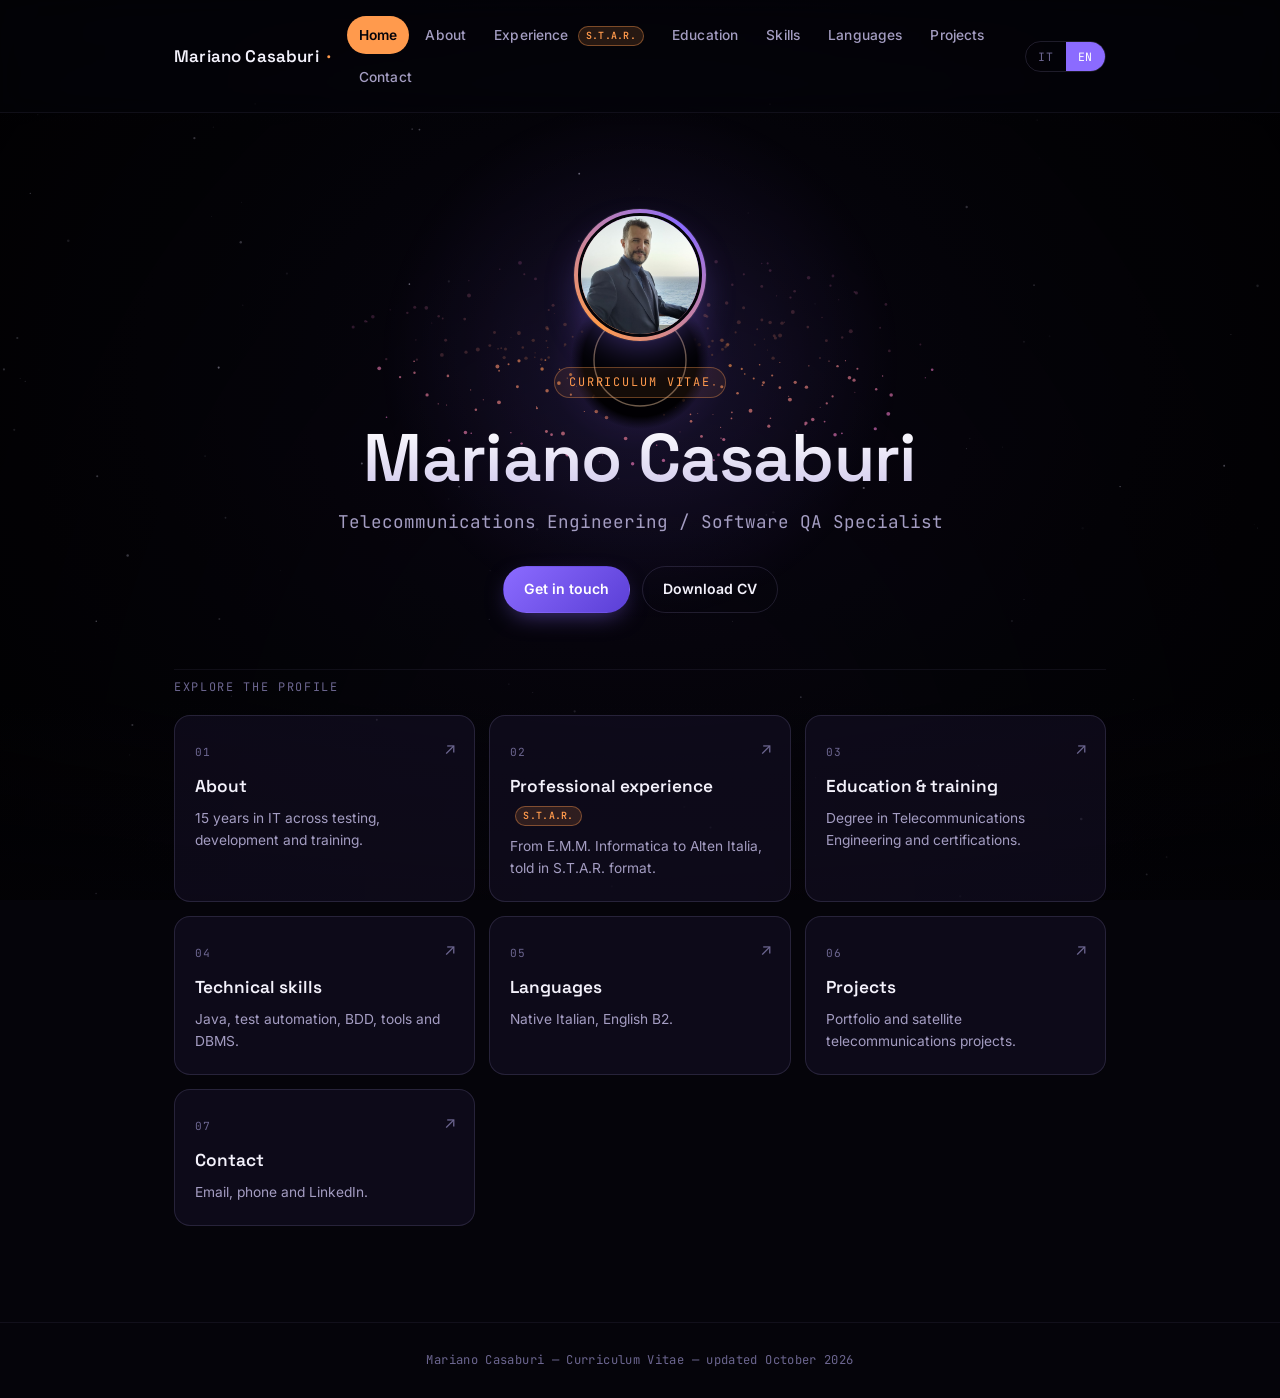
<file: index.html>
<!DOCTYPE html>
<html lang="it">
<head>
<meta charset="UTF-8">
<meta name="viewport" content="width=device-width, initial-scale=1.0">
<title>Mariano Casaburi — CV</title>
<meta name="description" content="Curriculum Vitae di Mariano Casaburi — Ingegneria delle Telecomunicazioni / Software QA Specialist.">
<link rel="icon" href="data:,">
<link rel="preconnect" href="https://fonts.googleapis.com">
<link rel="preconnect" href="https://fonts.gstatic.com" crossorigin>
<link href="https://fonts.googleapis.com/css2?family=Space+Grotesk:wght@500;600;700&family=Inter:wght@400;500;600;700&family=JetBrains+Mono:wght@400;500&display=swap" rel="stylesheet">
<link rel="stylesheet" href="css/style.css">
</head>
<body>
<canvas id="blackhole-canvas" aria-hidden="true"></canvas>
<div class="vignette" aria-hidden="true"></div>

<nav class="nav" id="site-nav"></nav>

<main>
  <div id="page-content"></div>
</main>

<footer id="site-footer"></footer>

<script>window.PAGE_KEY = "home";</script>
<script src="js/content.js"></script>
<script src="js/blackhole.js"></script>
<script src="js/main.js"></script>
</body>
</html>
</file>
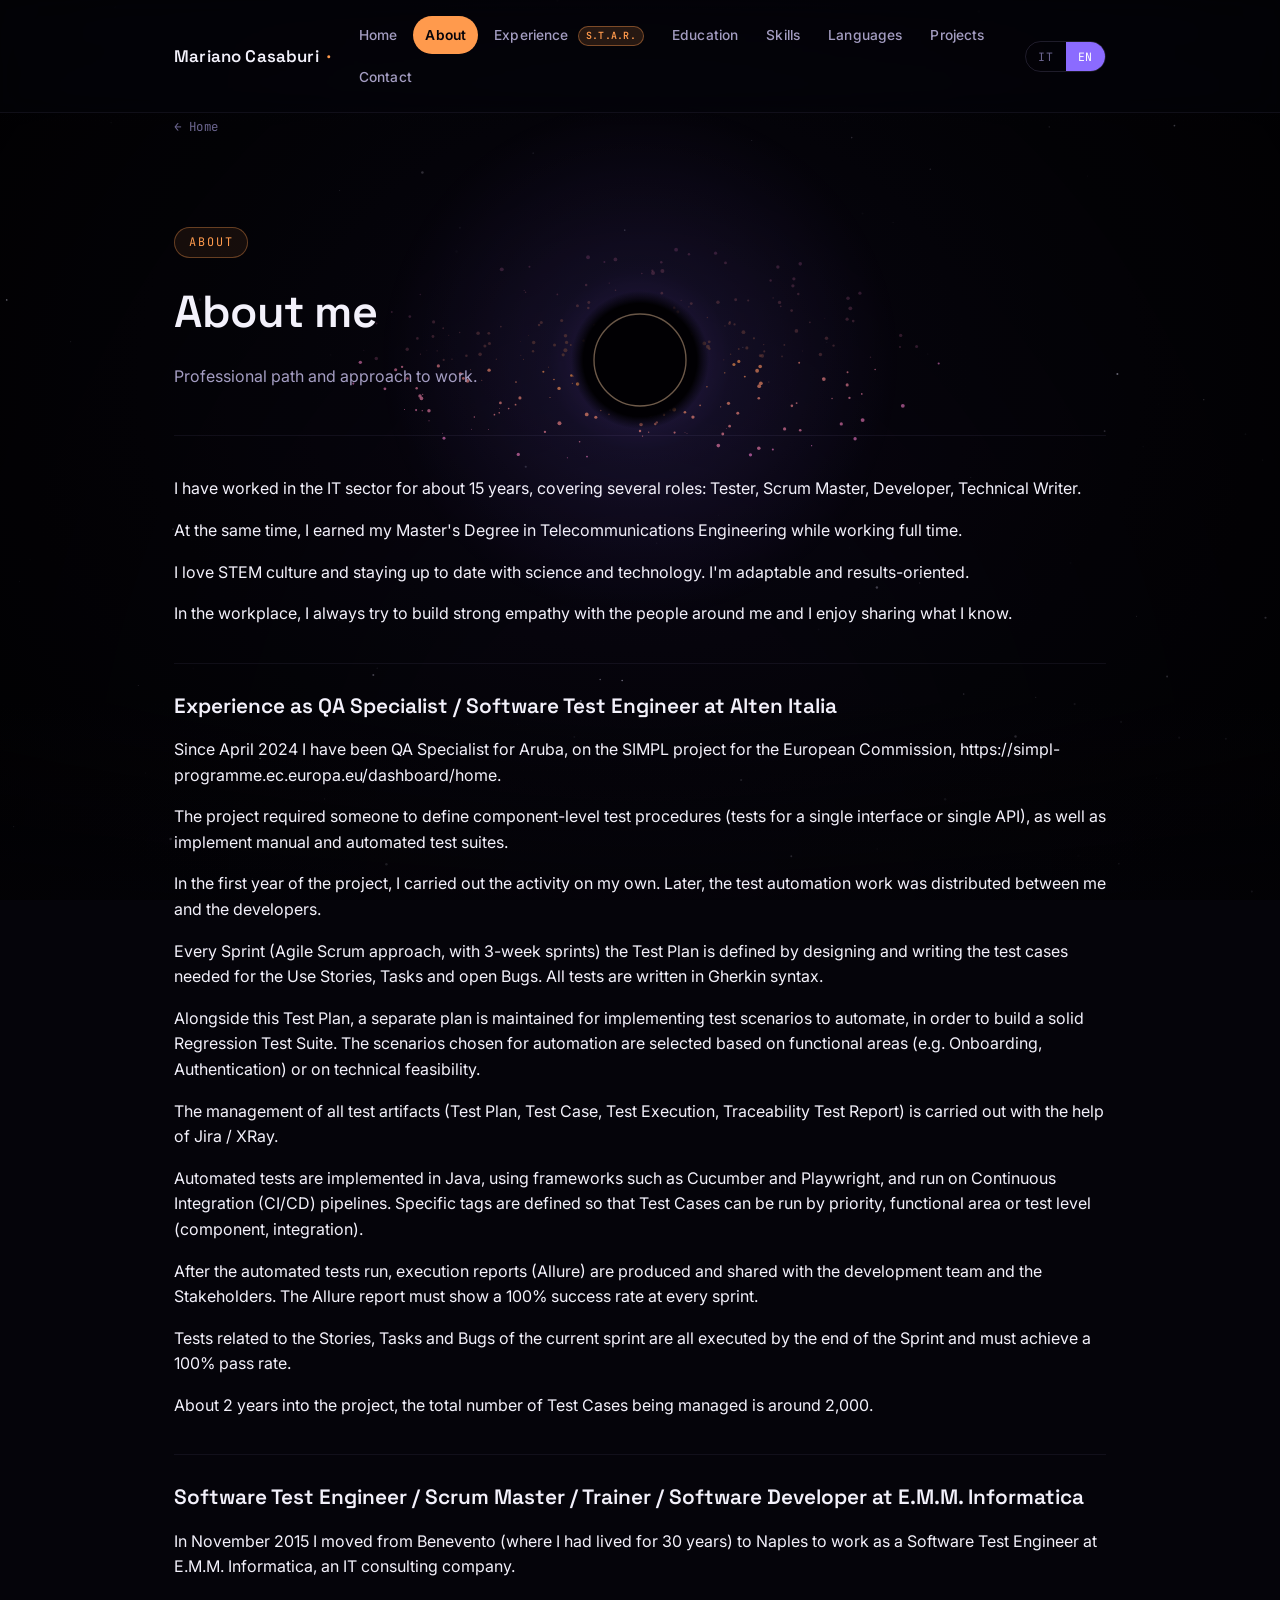
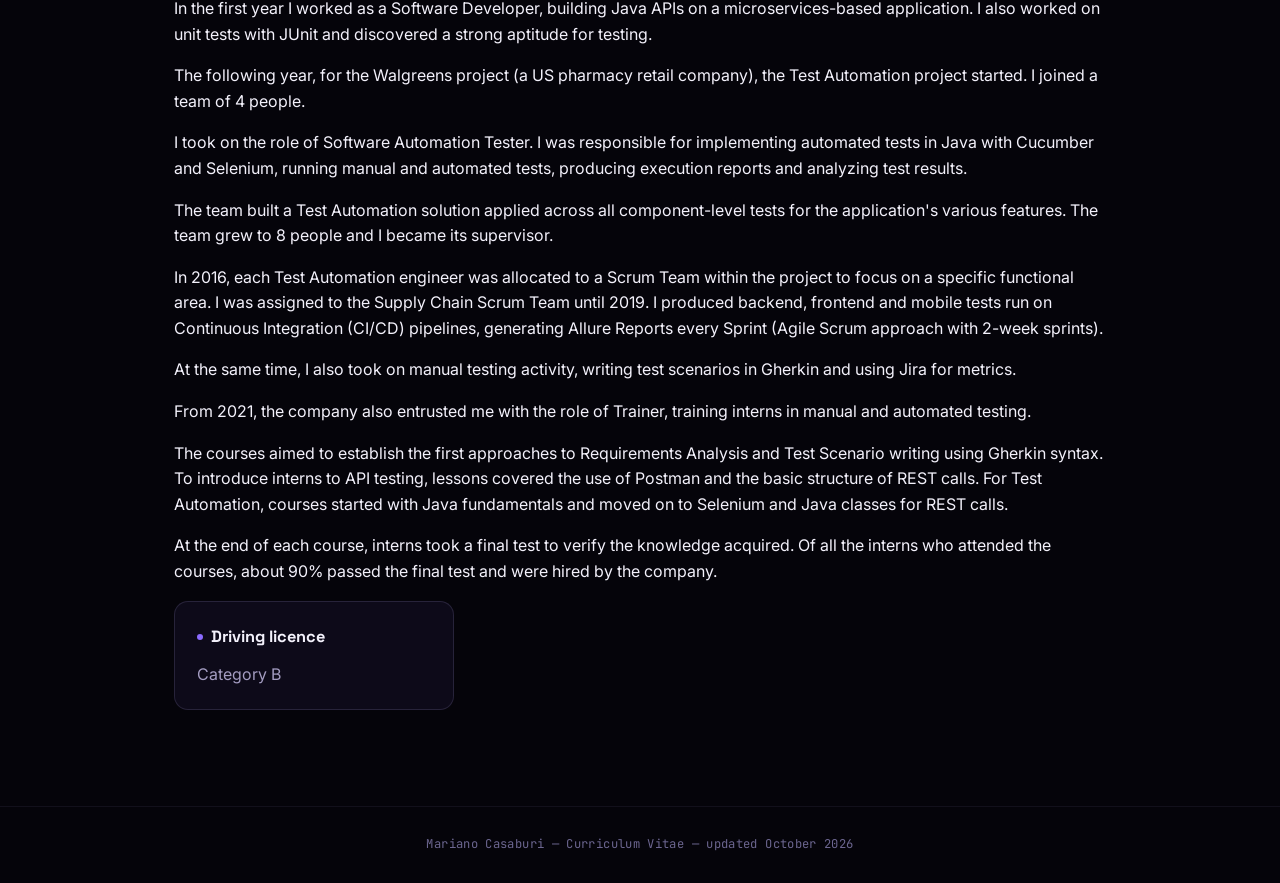
<file: about.html>
<!DOCTYPE html>
<html lang="it">
<head>
<meta charset="UTF-8">
<meta name="viewport" content="width=device-width, initial-scale=1.0">
<title>Mariano Casaburi — CV</title>
<meta name="description" content="Curriculum Vitae di Mariano Casaburi — Ingegneria delle Telecomunicazioni / Software QA Specialist.">
<link rel="icon" href="data:,">
<link rel="preconnect" href="https://fonts.googleapis.com">
<link rel="preconnect" href="https://fonts.gstatic.com" crossorigin>
<link href="https://fonts.googleapis.com/css2?family=Space+Grotesk:wght@500;600;700&family=Inter:wght@400;500;600;700&family=JetBrains+Mono:wght@400;500&display=swap" rel="stylesheet">
<link rel="stylesheet" href="css/style.css">
</head>
<body>
<canvas id="blackhole-canvas" aria-hidden="true"></canvas>
<div class="vignette" aria-hidden="true"></div>

<nav class="nav" id="site-nav"></nav>

<main>
  <div id="page-content"></div>
</main>

<footer id="site-footer"></footer>

<script>window.PAGE_KEY = "about";</script>
<script src="js/content.js"></script>
<script src="js/blackhole.js"></script>
<script src="js/main.js"></script>
</body>
</html>
</file>
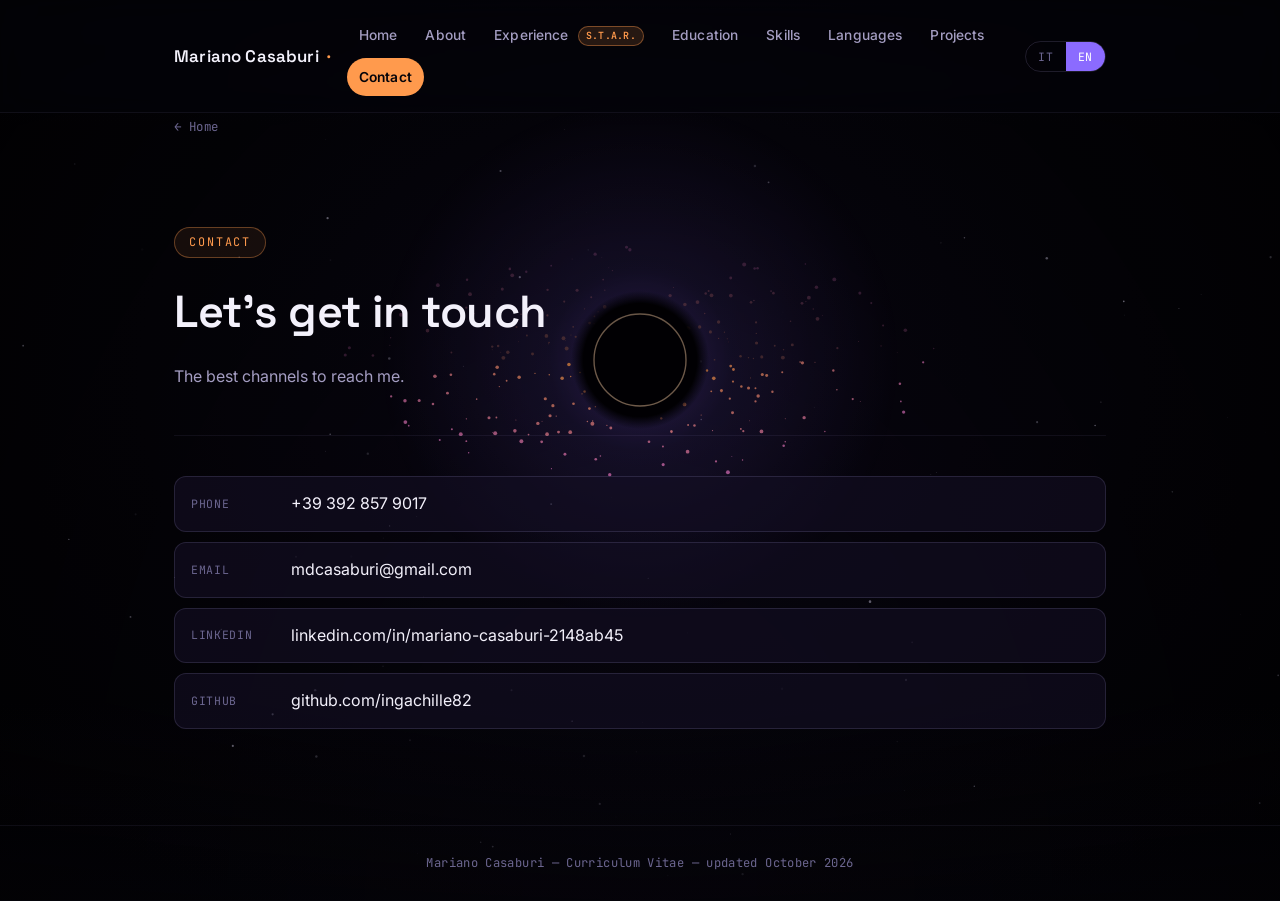
<file: contact.html>
<!DOCTYPE html>
<html lang="it">
<head>
<meta charset="UTF-8">
<meta name="viewport" content="width=device-width, initial-scale=1.0">
<title>Mariano Casaburi — CV</title>
<meta name="description" content="Curriculum Vitae di Mariano Casaburi — Ingegneria delle Telecomunicazioni / Software QA Specialist.">
<link rel="icon" href="data:,">
<link rel="preconnect" href="https://fonts.googleapis.com">
<link rel="preconnect" href="https://fonts.gstatic.com" crossorigin>
<link href="https://fonts.googleapis.com/css2?family=Space+Grotesk:wght@500;600;700&family=Inter:wght@400;500;600;700&family=JetBrains+Mono:wght@400;500&display=swap" rel="stylesheet">
<link rel="stylesheet" href="css/style.css">
</head>
<body>
<canvas id="blackhole-canvas" aria-hidden="true"></canvas>
<div class="vignette" aria-hidden="true"></div>

<nav class="nav" id="site-nav"></nav>

<main>
  <div id="page-content"></div>
</main>

<footer id="site-footer"></footer>

<script>window.PAGE_KEY = "contact";</script>
<script src="js/content.js"></script>
<script src="js/blackhole.js"></script>
<script src="js/main.js"></script>
</body>
</html>
</file>
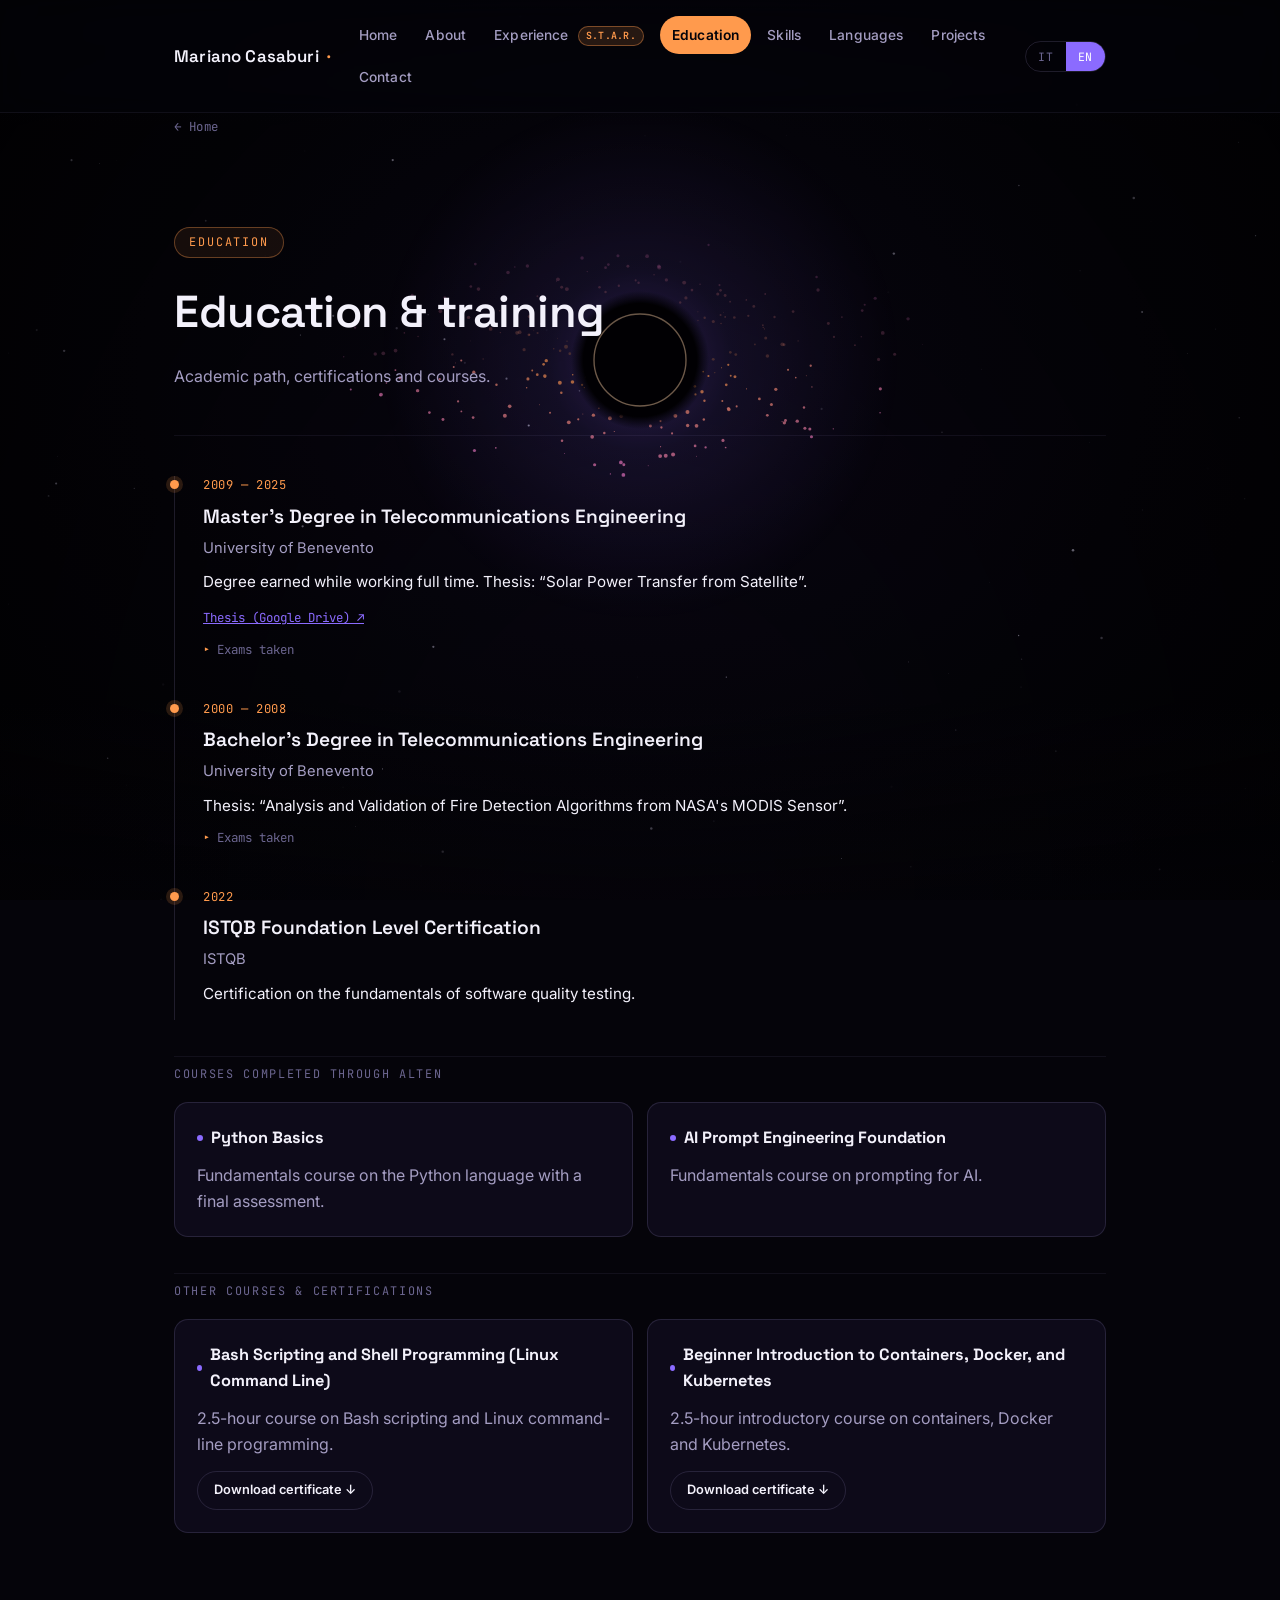
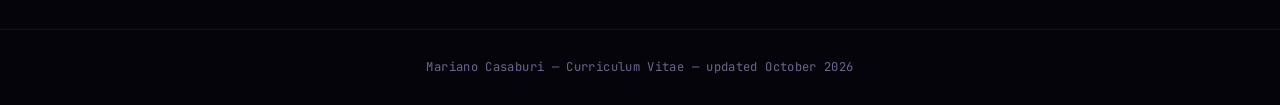
<file: education.html>
<!DOCTYPE html>
<html lang="it">
<head>
<meta charset="UTF-8">
<meta name="viewport" content="width=device-width, initial-scale=1.0">
<title>Mariano Casaburi — CV</title>
<meta name="description" content="Curriculum Vitae di Mariano Casaburi — Ingegneria delle Telecomunicazioni / Software QA Specialist.">
<link rel="icon" href="data:,">
<link rel="preconnect" href="https://fonts.googleapis.com">
<link rel="preconnect" href="https://fonts.gstatic.com" crossorigin>
<link href="https://fonts.googleapis.com/css2?family=Space+Grotesk:wght@500;600;700&family=Inter:wght@400;500;600;700&family=JetBrains+Mono:wght@400;500&display=swap" rel="stylesheet">
<link rel="stylesheet" href="css/style.css">
</head>
<body>
<canvas id="blackhole-canvas" aria-hidden="true"></canvas>
<div class="vignette" aria-hidden="true"></div>

<nav class="nav" id="site-nav"></nav>

<main>
  <div id="page-content"></div>
</main>

<footer id="site-footer"></footer>

<script>window.PAGE_KEY = "education";</script>
<script src="js/content.js"></script>
<script src="js/blackhole.js"></script>
<script src="js/main.js"></script>
</body>
</html>
</file>
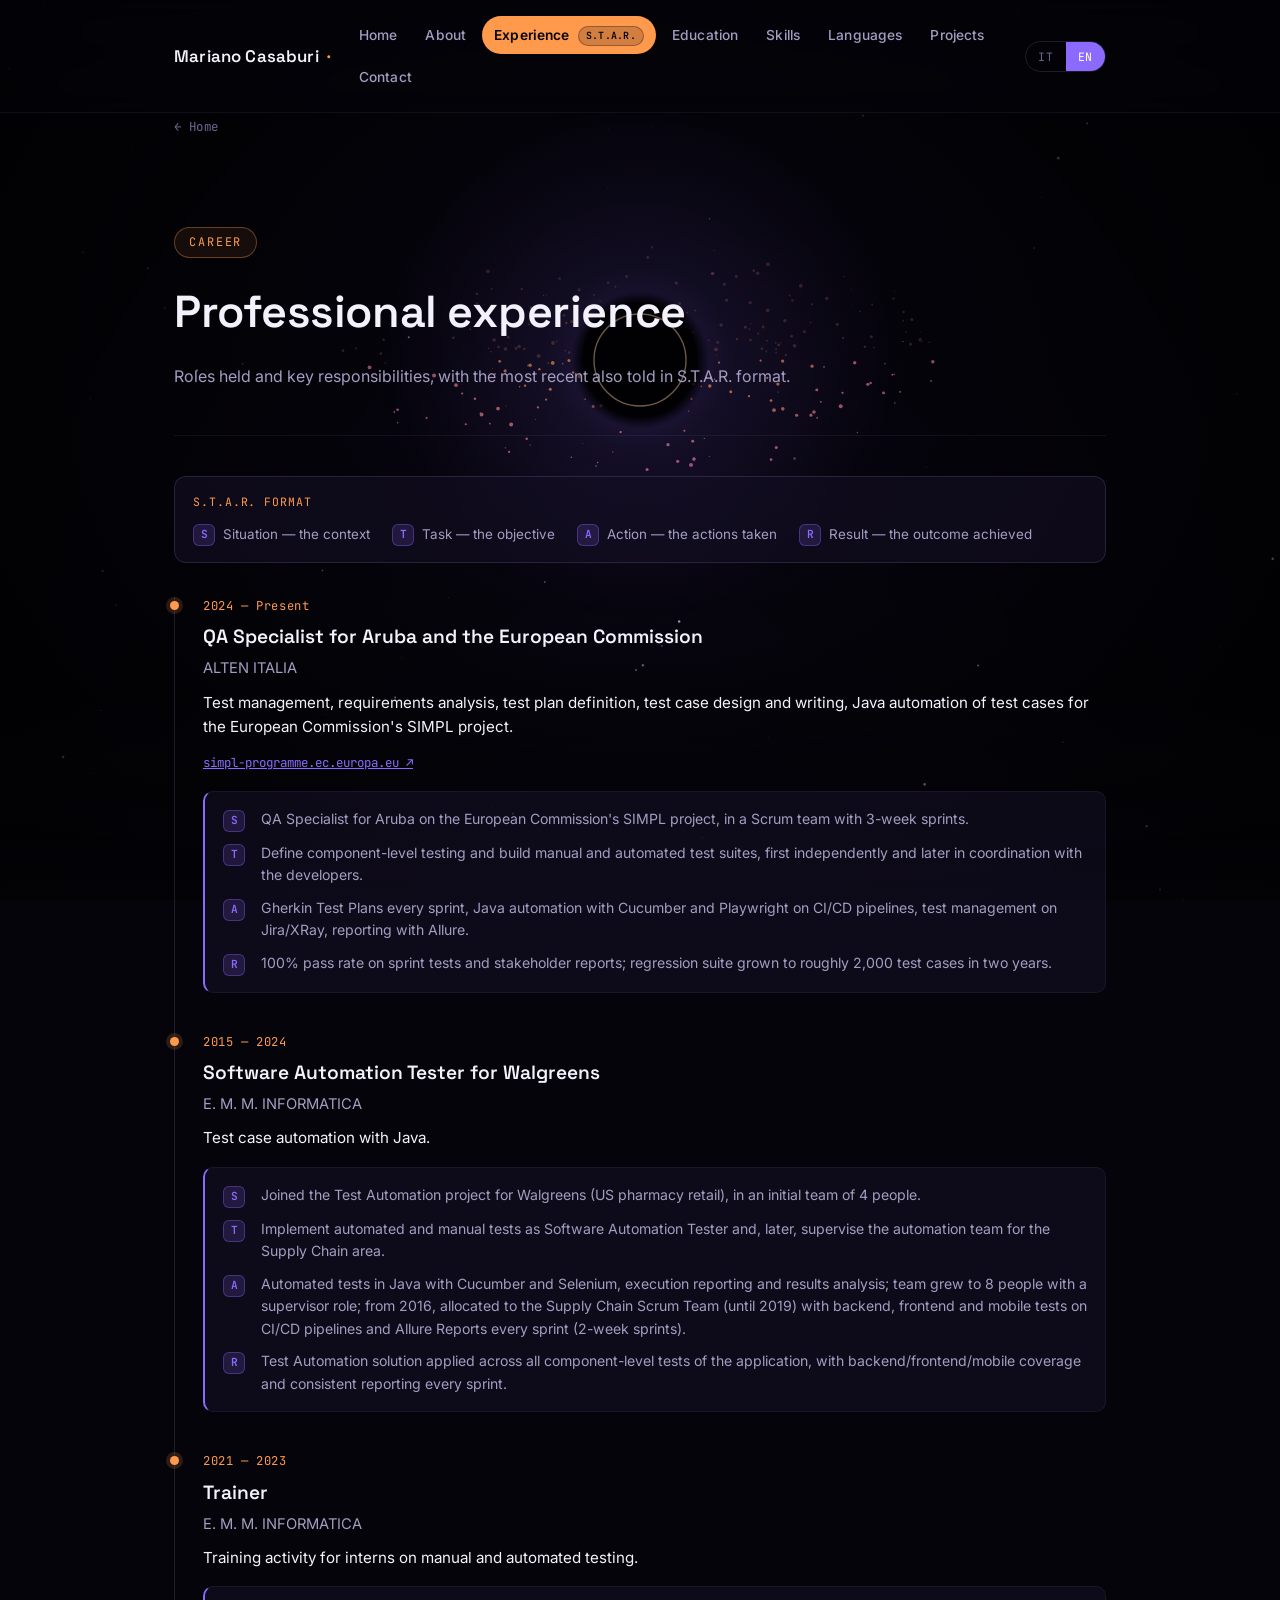
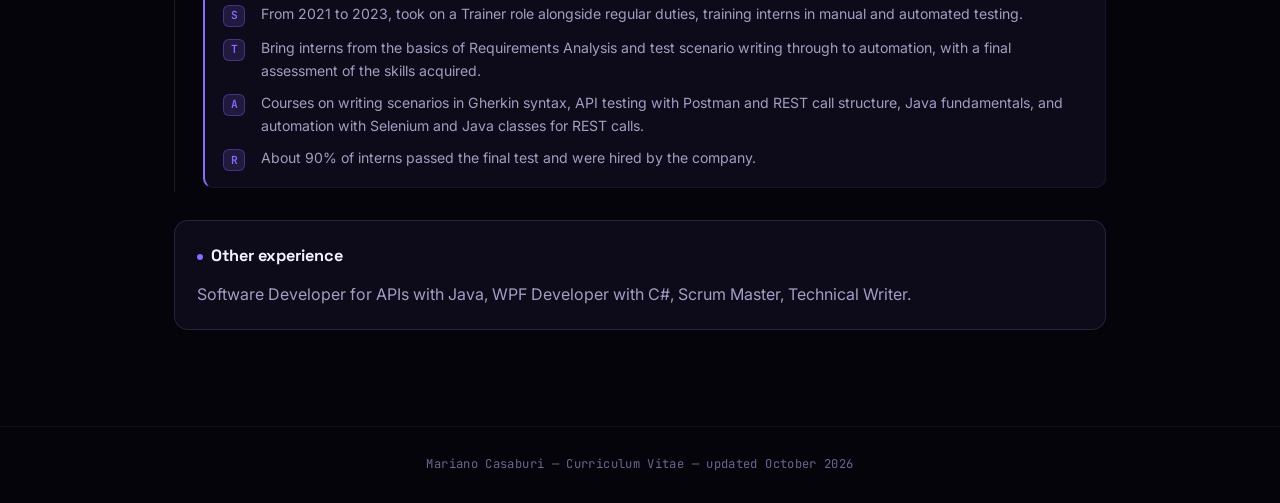
<file: experience.html>
<!DOCTYPE html>
<html lang="it">
<head>
<meta charset="UTF-8">
<meta name="viewport" content="width=device-width, initial-scale=1.0">
<title>Mariano Casaburi — CV</title>
<meta name="description" content="Curriculum Vitae di Mariano Casaburi — Ingegneria delle Telecomunicazioni / Software QA Specialist.">
<link rel="icon" href="data:,">
<link rel="preconnect" href="https://fonts.googleapis.com">
<link rel="preconnect" href="https://fonts.gstatic.com" crossorigin>
<link href="https://fonts.googleapis.com/css2?family=Space+Grotesk:wght@500;600;700&family=Inter:wght@400;500;600;700&family=JetBrains+Mono:wght@400;500&display=swap" rel="stylesheet">
<link rel="stylesheet" href="css/style.css">
</head>
<body>
<canvas id="blackhole-canvas" aria-hidden="true"></canvas>
<div class="vignette" aria-hidden="true"></div>

<nav class="nav" id="site-nav"></nav>

<main>
  <div id="page-content"></div>
</main>

<footer id="site-footer"></footer>

<script>window.PAGE_KEY = "experience";</script>
<script src="js/content.js"></script>
<script src="js/blackhole.js"></script>
<script src="js/main.js"></script>
</body>
</html>
</file>
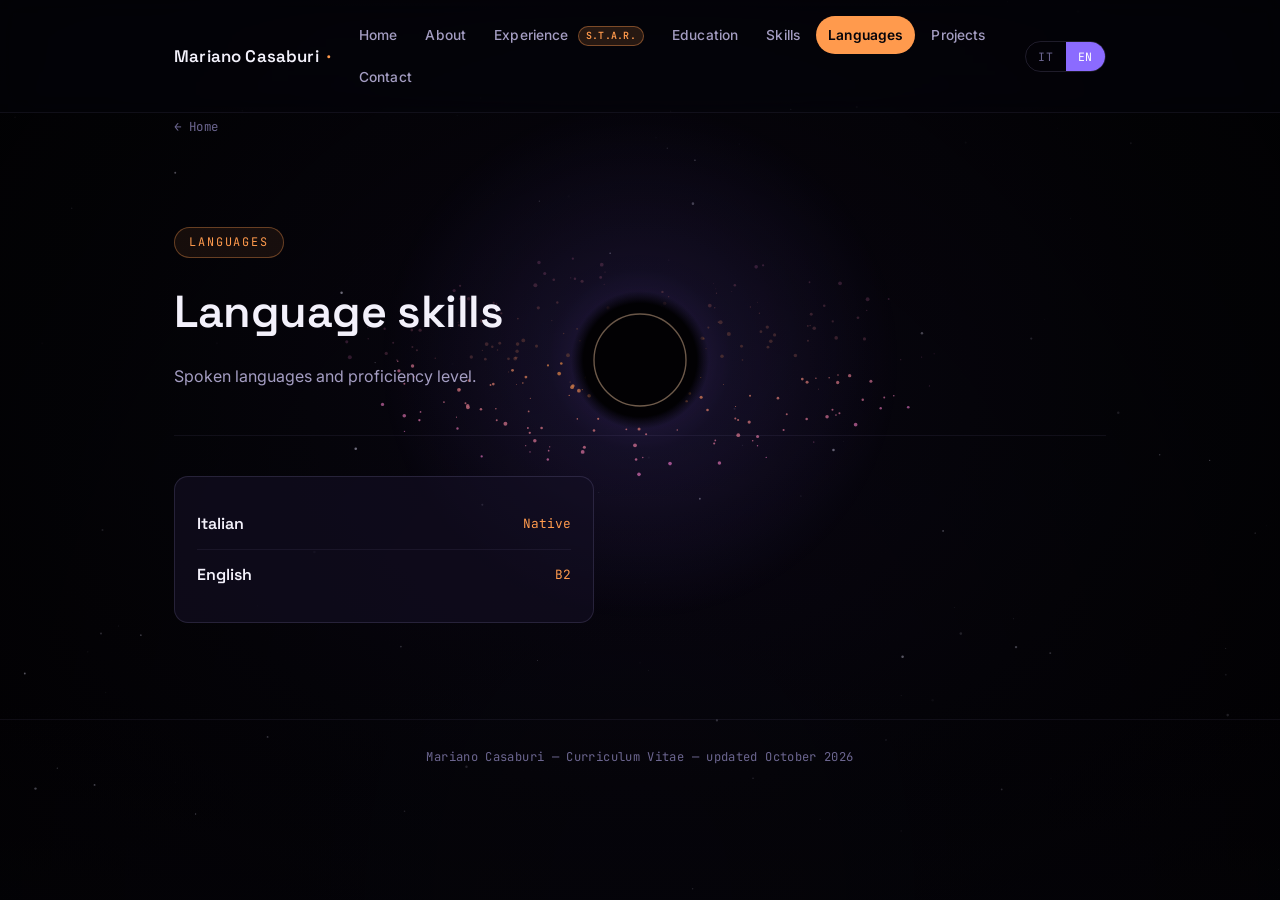
<file: languages.html>
<!DOCTYPE html>
<html lang="it">
<head>
<meta charset="UTF-8">
<meta name="viewport" content="width=device-width, initial-scale=1.0">
<title>Mariano Casaburi — CV</title>
<meta name="description" content="Curriculum Vitae di Mariano Casaburi — Ingegneria delle Telecomunicazioni / Software QA Specialist.">
<link rel="icon" href="data:,">
<link rel="preconnect" href="https://fonts.googleapis.com">
<link rel="preconnect" href="https://fonts.gstatic.com" crossorigin>
<link href="https://fonts.googleapis.com/css2?family=Space+Grotesk:wght@500;600;700&family=Inter:wght@400;500;600;700&family=JetBrains+Mono:wght@400;500&display=swap" rel="stylesheet">
<link rel="stylesheet" href="css/style.css">
</head>
<body>
<canvas id="blackhole-canvas" aria-hidden="true"></canvas>
<div class="vignette" aria-hidden="true"></div>

<nav class="nav" id="site-nav"></nav>

<main>
  <div id="page-content"></div>
</main>

<footer id="site-footer"></footer>

<script>window.PAGE_KEY = "languages";</script>
<script src="js/content.js"></script>
<script src="js/blackhole.js"></script>
<script src="js/main.js"></script>
</body>
</html>
</file>
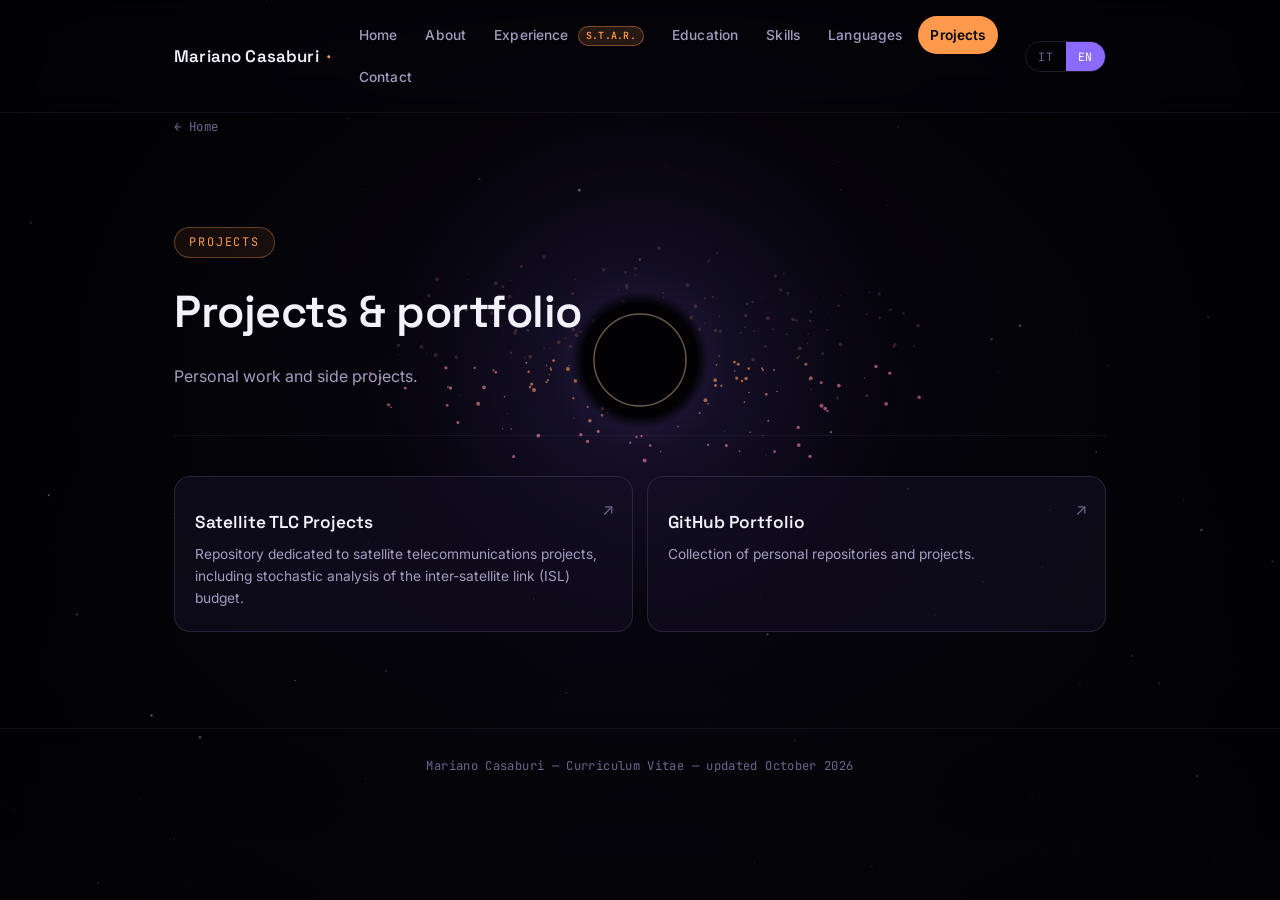
<file: projects.html>
<!DOCTYPE html>
<html lang="it">
<head>
<meta charset="UTF-8">
<meta name="viewport" content="width=device-width, initial-scale=1.0">
<title>Mariano Casaburi — CV</title>
<meta name="description" content="Curriculum Vitae di Mariano Casaburi — Ingegneria delle Telecomunicazioni / Software QA Specialist.">
<link rel="icon" href="data:,">
<link rel="preconnect" href="https://fonts.googleapis.com">
<link rel="preconnect" href="https://fonts.gstatic.com" crossorigin>
<link href="https://fonts.googleapis.com/css2?family=Space+Grotesk:wght@500;600;700&family=Inter:wght@400;500;600;700&family=JetBrains+Mono:wght@400;500&display=swap" rel="stylesheet">
<link rel="stylesheet" href="css/style.css">
</head>
<body>
<canvas id="blackhole-canvas" aria-hidden="true"></canvas>
<div class="vignette" aria-hidden="true"></div>

<nav class="nav" id="site-nav"></nav>

<main>
  <div id="page-content"></div>
</main>

<footer id="site-footer"></footer>

<script>window.PAGE_KEY = "projects";</script>
<script src="js/content.js"></script>
<script src="js/blackhole.js"></script>
<script src="js/main.js"></script>
</body>
</html>
</file>
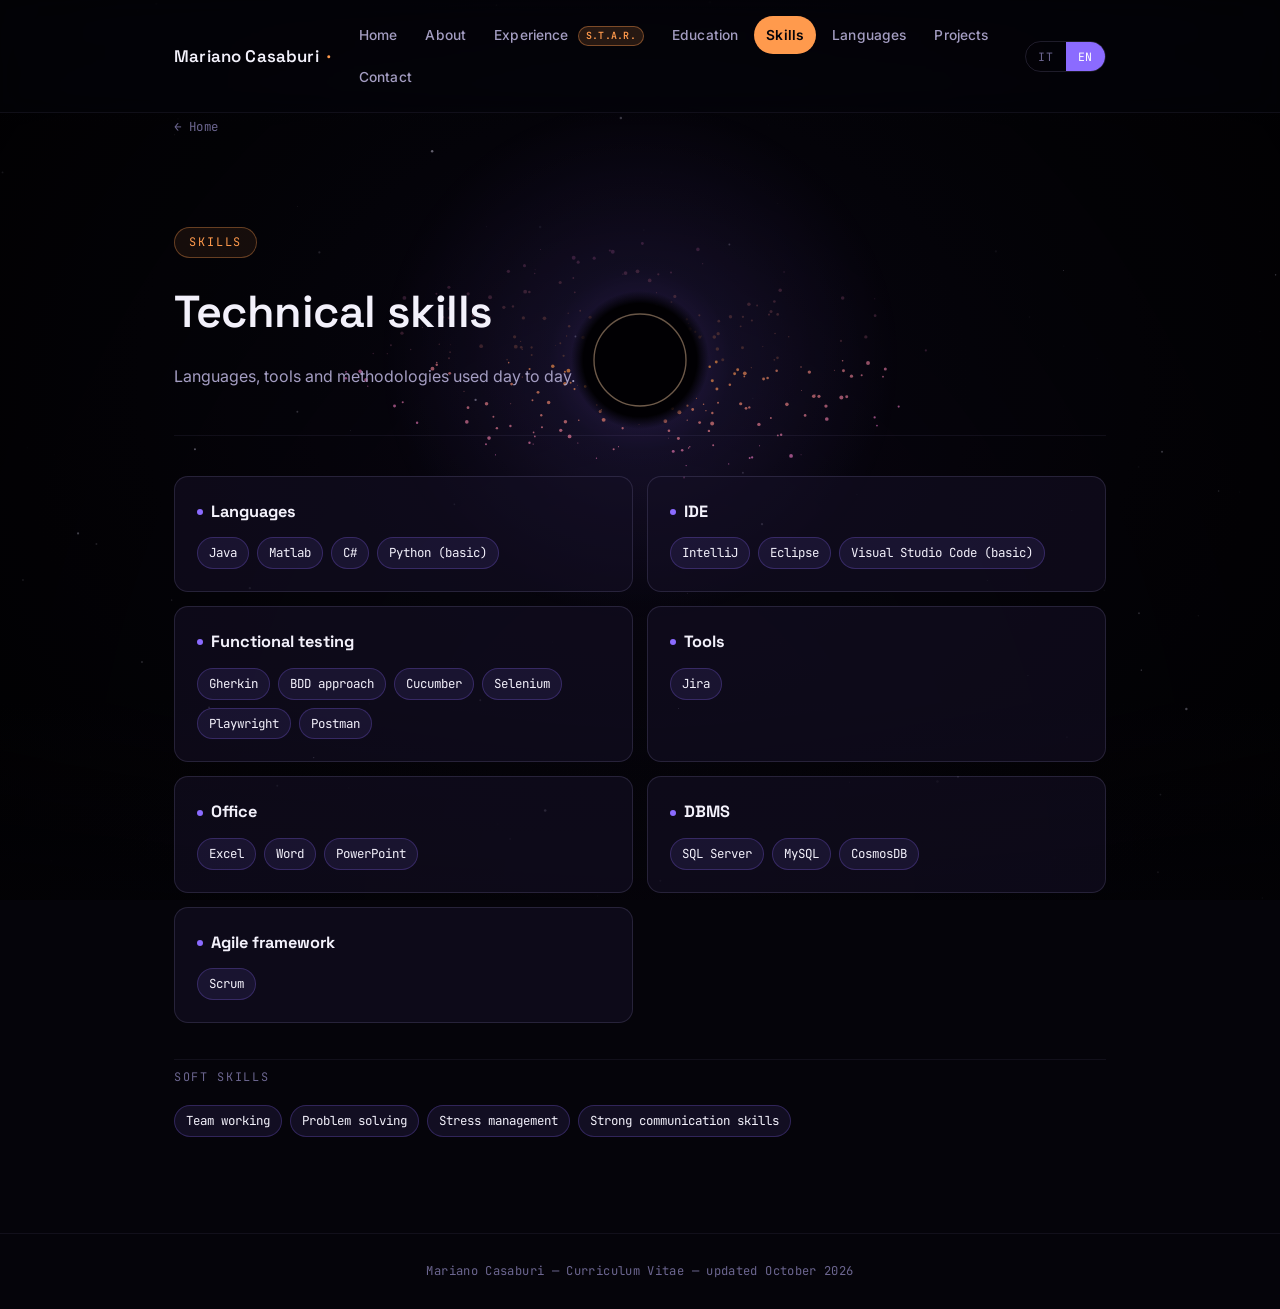
<file: skills.html>
<!DOCTYPE html>
<html lang="it">
<head>
<meta charset="UTF-8">
<meta name="viewport" content="width=device-width, initial-scale=1.0">
<title>Mariano Casaburi — CV</title>
<meta name="description" content="Curriculum Vitae di Mariano Casaburi — Ingegneria delle Telecomunicazioni / Software QA Specialist.">
<link rel="icon" href="data:,">
<link rel="preconnect" href="https://fonts.googleapis.com">
<link rel="preconnect" href="https://fonts.gstatic.com" crossorigin>
<link href="https://fonts.googleapis.com/css2?family=Space+Grotesk:wght@500;600;700&family=Inter:wght@400;500;600;700&family=JetBrains+Mono:wght@400;500&display=swap" rel="stylesheet">
<link rel="stylesheet" href="css/style.css">
</head>
<body>
<canvas id="blackhole-canvas" aria-hidden="true"></canvas>
<div class="vignette" aria-hidden="true"></div>

<nav class="nav" id="site-nav"></nav>

<main>
  <div id="page-content"></div>
</main>

<footer id="site-footer"></footer>

<script>window.PAGE_KEY = "skills";</script>
<script src="js/content.js"></script>
<script src="js/blackhole.js"></script>
<script src="js/main.js"></script>
</body>
</html>
</file>
<file: css/style.css>
/* ==========================================================================
   Mariano Casaburi — CV site
   Tema: Event Horizon — buco nero come sfondo persistente
   ========================================================================== */

:root{
  --void:        #05040a;
  --panel:       #0d0a19;
  --panel-soft:  rgba(20, 16, 36, 0.62);
  --border:      rgba(198, 184, 255, 0.14);
  --border-soft: rgba(198, 184, 255, 0.07);
  --horizon:     #8b6bff;
  --horizon-dim: #5b3fd6;
  --disk:        #ff9a4d;
  --disk-dim:    #c9662a;
  --text:        #f3f1fb;
  --text-muted:  #a49dc2;
  --text-faint:  #6c6690;

  --font-display: "Space Grotesk", "Segoe UI", sans-serif;
  --font-body:    "Inter", "Segoe UI", sans-serif;
  --font-mono:    "JetBrains Mono", ui-monospace, monospace;

  --maxw: 980px;
}

*, *::before, *::after{ box-sizing: border-box; }

html{ scroll-behavior: smooth; }

body{
  margin: 0;
  min-height: 100vh;
  background: var(--void);
  color: var(--text);
  font-family: var(--font-body);
  font-size: 16px;
  line-height: 1.6;
  -webkit-font-smoothing: antialiased;
}

/* ---------- Sfondo Black Hole (canvas fisso) ---------- */
#blackhole-canvas{
  position: fixed;
  inset: 0;
  width: 100%;
  height: 100%;
  z-index: -2;
  display: block;
  background: radial-gradient(ellipse at 50% 42%, #0b0716 0%, #05040a 55%, #020103 100%);
}

.vignette{
  position: fixed;
  inset: 0;
  z-index: -1;
  pointer-events: none;
  background: radial-gradient(ellipse at 50% 100%, rgba(0,0,0,0) 0%, rgba(0,0,0,0.55) 100%),
              linear-gradient(to bottom, rgba(5,4,10,0.35) 0%, rgba(5,4,10,0) 14%, rgba(5,4,10,0) 78%, rgba(5,4,10,0.75) 100%);
}

/* ---------- Layout base ---------- */
.wrap{
  max-width: var(--maxw);
  margin: 0 auto;
  padding: 0 24px;
}

main{ padding-bottom: 96px; }

/* ---------- Navbar ---------- */
.nav{
  position: sticky;
  top: 0;
  z-index: 50;
  backdrop-filter: blur(14px) saturate(140%);
  -webkit-backdrop-filter: blur(14px) saturate(140%);
  background: rgba(5, 4, 10, 0.55);
  border-bottom: 1px solid var(--border-soft);
}

.nav-inner{
  max-width: var(--maxw);
  margin: 0 auto;
  padding: 16px 24px;
  display: flex;
  align-items: center;
  justify-content: space-between;
  gap: 16px;
}

.brand{
  font-family: var(--font-display);
  font-weight: 600;
  font-size: 1.05rem;
  letter-spacing: 0.01em;
  color: var(--text);
  text-decoration: none;
  display: flex;
  align-items: baseline;
  gap: 8px;
  white-space: nowrap;
}
.brand .dot{ color: var(--disk); }

.nav-links{
  display: flex;
  align-items: center;
  gap: 4px;
  flex-wrap: wrap;
  list-style: none;
  margin: 0;
  padding: 0;
}

.nav-links a{
  display: inline-block;
  padding: 8px 12px;
  border-radius: 999px;
  color: var(--text-muted);
  text-decoration: none;
  font-size: 0.86rem;
  font-weight: 500;
  letter-spacing: 0.01em;
  transition: color .15s ease, background-color .15s ease;
  white-space: nowrap;
}
.nav-links a:hover{ color: var(--text); background: var(--border-soft); }
.nav-links a.active{ color: var(--void); background: var(--disk); font-weight: 600; }

.nav-badge{
  display: inline-block;
  margin-left: 5px;
  padding: 1px 7px;
  border-radius: 999px;
  font-family: var(--font-mono);
  font-size: 0.62rem;
  font-weight: 600;
  letter-spacing: 0.03em;
  background: rgba(255,154,77,0.14);
  border: 1px solid rgba(255,154,77,0.4);
  color: var(--disk);
  vertical-align: middle;
}
.nav-links a.active .nav-badge{
  background: rgba(5,4,10,0.18);
  border-color: rgba(5,4,10,0.3);
  color: var(--void);
}

.nav-right{ display: flex; align-items: center; gap: 10px; }

.lang-toggle{
  display: flex;
  border: 1px solid var(--border);
  border-radius: 999px;
  overflow: hidden;
  font-family: var(--font-mono);
  font-size: 0.72rem;
  letter-spacing: 0.06em;
}
.lang-toggle button{
  background: transparent;
  border: none;
  color: var(--text-faint);
  padding: 7px 12px;
  cursor: pointer;
  font-family: inherit;
  font-size: inherit;
  letter-spacing: inherit;
  transition: background-color .15s ease, color .15s ease;
}
.lang-toggle button.active{
  background: var(--horizon);
  color: #fff;
}
.lang-toggle button:hover:not(.active){ color: var(--text); }

.nav-burger{
  display: none;
  background: none;
  border: 1px solid var(--border);
  border-radius: 8px;
  color: var(--text);
  width: 38px; height: 34px;
  cursor: pointer;
}

/* ---------- Hero (home) ---------- */
.hero{
  padding: 96px 0 56px;
  text-align: center;
}

.hero-avatar{
  width: 132px;
  height: 132px;
  margin: 0 auto 26px;
  border-radius: 50%;
  padding: 4px;
  background: conic-gradient(from 220deg, var(--disk), var(--horizon), var(--disk));
  box-shadow: 0 0 0 1px rgba(255,255,255,0.06), 0 18px 40px -12px rgba(139,107,255,0.45);
}

.hero-avatar img{
  display: block;
  width: 100%;
  height: 100%;
  border-radius: 50%;
  object-fit: cover;
  object-position: 50% 30%;
  border: 3px solid var(--void);
}

.eyebrow{
  display: inline-block;
  font-family: var(--font-mono);
  font-size: 0.74rem;
  letter-spacing: 0.16em;
  text-transform: uppercase;
  color: var(--disk);
  border: 1px solid rgba(255,154,77,0.35);
  background: rgba(255,154,77,0.08);
  padding: 5px 14px;
  border-radius: 999px;
  margin-bottom: 26px;
}

.hero h1{
  font-family: var(--font-display);
  font-weight: 600;
  font-size: clamp(2.4rem, 6vw, 4.2rem);
  line-height: 1.04;
  margin: 0 0 14px;
  letter-spacing: -0.01em;
  background: linear-gradient(180deg, #ffffff 0%, #cfc7ec 100%);
  -webkit-background-clip: text;
  background-clip: text;
  color: transparent;
}

.hero .role{
  font-family: var(--font-mono);
  font-size: clamp(0.95rem, 2vw, 1.1rem);
  color: var(--text-muted);
  max-width: 640px;
  margin: 0 auto 30px;
}

.hero-actions{
  display: flex;
  gap: 12px;
  justify-content: center;
  flex-wrap: wrap;
}

.btn{
  display: inline-flex;
  align-items: center;
  gap: 8px;
  padding: 11px 20px;
  border-radius: 999px;
  font-family: var(--font-body);
  font-weight: 600;
  font-size: 0.88rem;
  text-decoration: none;
  border: 1px solid transparent;
  cursor: pointer;
  transition: transform .15s ease, box-shadow .15s ease, background-color .15s ease, border-color .15s ease;
}
.btn-primary{
  background: linear-gradient(135deg, var(--horizon), var(--horizon-dim));
  color: #fff;
  box-shadow: 0 8px 24px -8px rgba(139,107,255,0.55);
}
.btn-primary:hover{ transform: translateY(-1px); box-shadow: 0 10px 28px -6px rgba(139,107,255,0.7); }
.btn-ghost{
  background: transparent;
  border-color: var(--border);
  color: var(--text);
}
.btn-ghost:hover{ background: var(--border-soft); }

/* ---------- Sezione: griglia orbite (home cards) ---------- */
.section-label{
  font-family: var(--font-mono);
  font-size: 0.74rem;
  letter-spacing: 0.14em;
  text-transform: uppercase;
  color: var(--text-faint);
  margin: 0 0 18px;
  padding-top: 8px;
  border-top: 1px solid var(--border-soft);
}

.orbit-grid{
  display: grid;
  grid-template-columns: repeat(3, 1fr);
  gap: 14px;
  margin-top: 8px;
}

.orbit-card{
  position: relative;
  display: block;
  padding: 22px 20px;
  border-radius: 16px;
  border: 1px solid var(--border);
  background: var(--panel-soft);
  text-decoration: none;
  color: var(--text);
  overflow: hidden;
  transition: transform .18s ease, border-color .18s ease, background-color .18s ease;
}
.orbit-card::before{
  content: "";
  position: absolute;
  inset: -1px;
  border-radius: inherit;
  padding: 1px;
  background: linear-gradient(140deg, rgba(139,107,255,0.55), rgba(255,154,77,0) 45%);
  -webkit-mask: linear-gradient(#000 0 0) content-box, linear-gradient(#000 0 0);
  -webkit-mask-composite: xor;
  mask-composite: exclude;
  opacity: 0;
  transition: opacity .2s ease;
}
.orbit-card:hover{ transform: translateY(-3px); border-color: rgba(139,107,255,0.4); background: rgba(28,22,52,0.7); }
.orbit-card:hover::before{ opacity: 1; }

.orbit-index{
  font-family: var(--font-mono);
  font-size: 0.7rem;
  color: var(--text-faint);
  letter-spacing: 0.08em;
}

.orbit-card h3{
  font-family: var(--font-display);
  font-size: 1.08rem;
  font-weight: 600;
  margin: 10px 0 6px;
}

.orbit-card p{
  font-size: 0.86rem;
  color: var(--text-muted);
  margin: 0;
}

.orbit-arrow{
  position: absolute;
  top: 20px; right: 18px;
  color: var(--text-faint);
  font-size: 1rem;
  transition: transform .18s ease, color .18s ease;
}
.orbit-card:hover .orbit-arrow{ transform: translate(3px,-3px); color: var(--disk); }

/* ---------- Pagine interne ---------- */
.page-head{
  padding: 68px 0 30px;
  border-bottom: 1px solid var(--border-soft);
  margin-bottom: 40px;
}

.page-head .eyebrow{ margin-bottom: 18px; }

.page-head h1{
  font-family: var(--font-display);
  font-weight: 600;
  font-size: clamp(1.9rem, 4.4vw, 2.8rem);
  margin: 0 0 10px;
  letter-spacing: -0.01em;
}

.page-head .subtitle{
  color: var(--text-muted);
  font-size: 1rem;
  max-width: 620px;
}

.back-link{
  display: inline-flex;
  align-items: center;
  gap: 6px;
  color: var(--text-faint);
  text-decoration: none;
  font-family: var(--font-mono);
  font-size: 0.78rem;
  letter-spacing: 0.04em;
  margin-bottom: 22px;
  transition: color .15s ease;
}
.back-link:hover{ color: var(--disk); }

/* ---------- Timeline (esperienza / formazione) ---------- */
.timeline{
  position: relative;
  padding-left: 28px;
  border-left: 1px solid var(--border);
}

.entry{
  position: relative;
  padding-bottom: 40px;
}
.entry:last-child{ padding-bottom: 4px; }

.entry::before{
  content: "";
  position: absolute;
  left: -33px;
  top: 4px;
  width: 9px; height: 9px;
  border-radius: 50%;
  background: var(--disk);
  box-shadow: 0 0 0 4px rgba(255,154,77,0.16);
}

.entry .period{
  font-family: var(--font-mono);
  font-size: 0.76rem;
  letter-spacing: 0.05em;
  color: var(--disk);
  margin-bottom: 6px;
}

.entry h3{
  font-family: var(--font-display);
  font-size: 1.2rem;
  font-weight: 600;
  margin: 0 0 4px;
}

.entry .org{
  color: var(--text-muted);
  font-size: 0.92rem;
  margin-bottom: 10px;
}

.entry p{ margin: 0 0 10px; color: var(--text); font-size: 0.95rem; }

.entry a.ext{
  color: var(--horizon);
  font-family: var(--font-mono);
  font-size: 0.78rem;
  word-break: break-all;
}

.exam-toggle{
  margin-top: 10px;
}

.star-block{
  margin-top: 16px;
  padding: 16px 18px;
  border: 1px solid var(--border-soft);
  border-left: 2px solid var(--horizon);
  border-radius: 10px;
  background: var(--panel-soft);
  display: grid;
  gap: 10px;
}

.star-row{
  display: grid;
  grid-template-columns: 26px 1fr;
  gap: 12px;
  align-items: start;
}

.star-tag{
  display: flex;
  align-items: center;
  justify-content: center;
  width: 22px;
  height: 22px;
  border-radius: 6px;
  background: rgba(139,107,255,0.16);
  border: 1px solid rgba(139,107,255,0.35);
  color: var(--horizon);
  font-family: var(--font-mono);
  font-size: 0.7rem;
  font-weight: 600;
  margin-top: 2px;
}

.star-row p{
  margin: 0;
  font-size: 0.88rem;
  color: var(--text-muted);
}

.star-legend{
  margin-bottom: 34px;
  padding: 16px 18px;
  border: 1px solid var(--border);
  border-radius: 12px;
  background: var(--panel-soft);
}
.star-legend-title{
  display: block;
  font-family: var(--font-mono);
  font-size: 0.72rem;
  letter-spacing: 0.08em;
  text-transform: uppercase;
  color: var(--disk);
  margin-bottom: 12px;
}
.star-legend-items{
  display: flex;
  flex-wrap: wrap;
  gap: 10px 22px;
}
.star-legend-item{
  display: inline-flex;
  align-items: center;
  gap: 8px;
  font-size: 0.84rem;
  color: var(--text-muted);
}
.star-legend-item .star-tag{ margin-top: 0; }
.exam-toggle summary{
  cursor: pointer;
  font-family: var(--font-mono);
  font-size: 0.78rem;
  color: var(--text-faint);
  list-style: none;
}
.exam-toggle summary::-webkit-details-marker{ display:none; }
.exam-toggle summary::before{ content: "▸ "; color: var(--disk); }
.exam-toggle[open] summary::before{ content: "▾ "; }
.exam-list{
  margin: 12px 0 0;
  padding: 14px 16px;
  background: var(--panel-soft);
  border: 1px solid var(--border-soft);
  border-radius: 10px;
  font-size: 0.85rem;
  color: var(--text-muted);
  line-height: 1.7;
}

/* ---------- Card generiche (skills, contatti, lingue) ---------- */
.card-grid{
  display: grid;
  grid-template-columns: repeat(2, 1fr);
  gap: 14px;
}

.card{
  padding: 22px;
  border-radius: 14px;
  border: 1px solid var(--border);
  background: var(--panel-soft);
}

.card h3{
  font-family: var(--font-display);
  font-size: 1.02rem;
  margin: 0 0 12px;
  display: flex;
  align-items: center;
  gap: 8px;
}
.card h3::before{
  content: "";
  width: 6px; height: 6px;
  border-radius: 50%;
  background: var(--horizon);
  display: inline-block;
}

.tag-row{ display: flex; flex-wrap: wrap; gap: 8px; }
.tag{
  font-family: var(--font-mono);
  font-size: 0.78rem;
  color: var(--text);
  background: rgba(139,107,255,0.1);
  border: 1px solid rgba(139,107,255,0.25);
  padding: 5px 11px;
  border-radius: 999px;
}

.lang-row{
  display: flex;
  align-items: center;
  justify-content: space-between;
  padding: 12px 0;
  border-bottom: 1px solid var(--border-soft);
}
.lang-row:last-child{ border-bottom: none; }
.lang-row .lname{ font-family: var(--font-display); font-weight: 600; }
.lang-row .llevel{ font-family: var(--font-mono); font-size: 0.8rem; color: var(--disk); }

.prose{ color: var(--text); font-size: 1rem; }
.prose p{ margin: 0 0 16px; }

.about-subhead{
  font-family: var(--font-display);
  font-weight: 600;
  font-size: 1.3rem;
  margin: 36px 0 14px;
  padding-top: 26px;
  border-top: 1px solid var(--border-soft);
}

.contact-list{ list-style: none; padding: 0; margin: 0; display: grid; gap: 10px; }
.contact-list li{
  display: flex; align-items: center; gap: 12px;
  padding: 14px 16px;
  border: 1px solid var(--border);
  border-radius: 12px;
  background: var(--panel-soft);
}
.contact-list .k{
  font-family: var(--font-mono);
  font-size: 0.72rem;
  color: var(--text-faint);
  min-width: 88px;
  text-transform: uppercase;
  letter-spacing: 0.06em;
}
.contact-list a{ color: var(--text); text-decoration: none; }
.contact-list a:hover{ color: var(--disk); }

/* ---------- Footer ---------- */
footer{
  border-top: 1px solid var(--border-soft);
  padding: 28px 0;
  text-align: center;
}
footer p{
  margin: 0;
  color: var(--text-faint);
  font-family: var(--font-mono);
  font-size: 0.76rem;
  letter-spacing: 0.03em;
}

/* ---------- Focus visibile / accessibilità ---------- */
a:focus-visible, button:focus-visible{
  outline: 2px solid var(--disk);
  outline-offset: 2px;
}

@media (prefers-reduced-motion: reduce){
  html{ scroll-behavior: auto; }
}

/* ---------- Responsive ---------- */
@media (max-width: 760px){
  .nav-links{ display: none; }
  .nav-burger{ display: inline-flex; align-items:center; justify-content:center; }
  .nav.open .nav-links{
    display: flex;
    flex-direction: column;
    position: absolute;
    top: 100%; left: 0; right: 0;
    background: rgba(5,4,10,0.97);
    padding: 10px 24px 18px;
    border-bottom: 1px solid var(--border-soft);
  }
  .orbit-grid{ grid-template-columns: 1fr; }
  .card-grid{ grid-template-columns: 1fr; }
  .hero{ padding: 68px 0 40px; }
}
</file>
